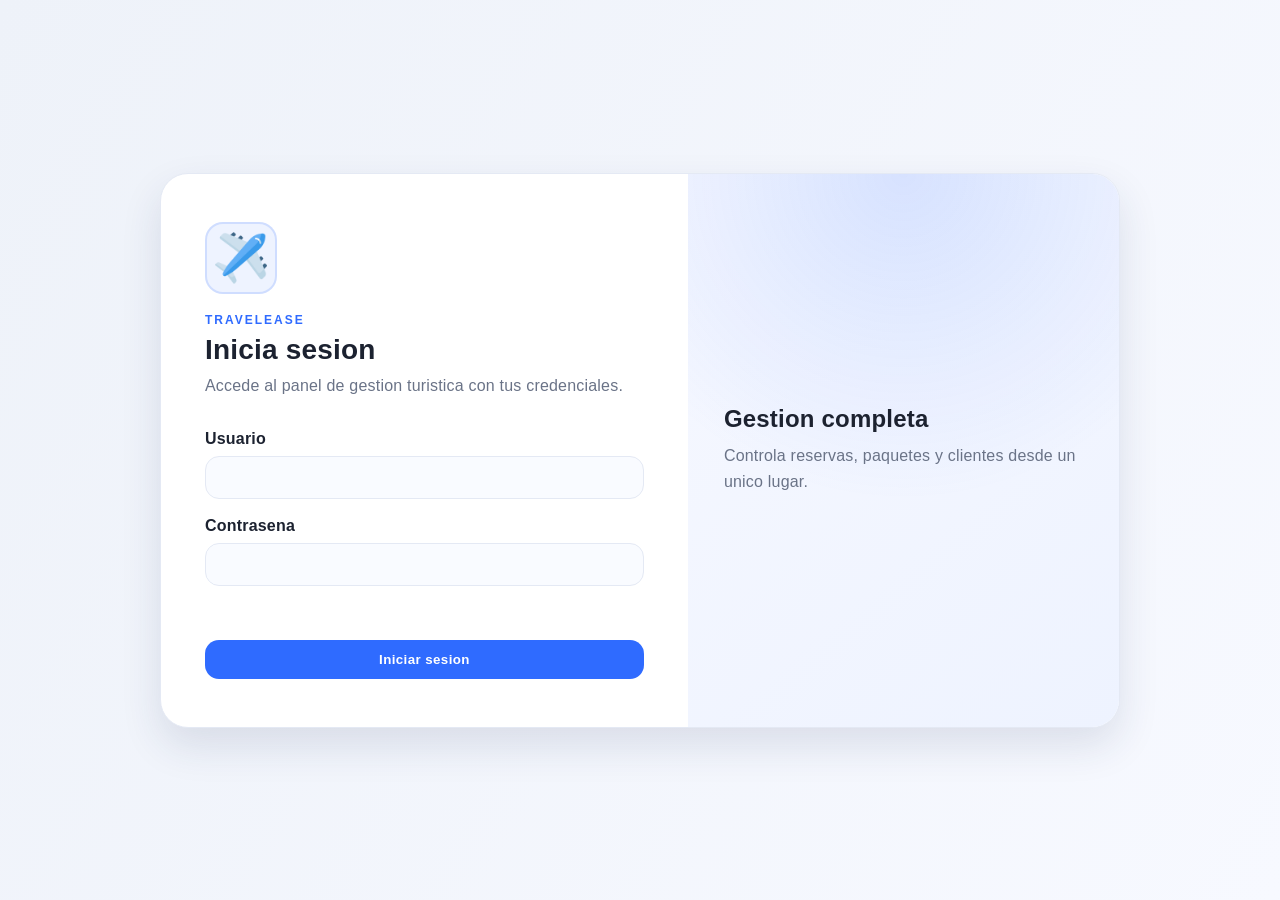
<file: frontend/index.html>
<!DOCTYPE html>
<html lang="es">

<head>
    <meta charset="UTF-8">
    <meta name="viewport" content="width=device-width, initial-scale=1.0">

    <title>TravelEase</title>

    <!-- CSS GLOBAL -->
    <link rel="stylesheet" href="css/global.css">
    <link rel="stylesheet" href="css/layout.css">
    <link rel="stylesheet" href="css/sidebar.css">
</head>

<body>

    <!-- SIDEBAR -->
    <aside class="sidebar">

        <div class="logo-container">
            <div class="logo-icon" aria-hidden="true">
                <img src="assets/images/plane.png" alt="" />
            </div>
            <div class="logo-text">
                <span class="logo-brand">TRAVELEASE</span>
                <span class="logo-title">Panel de control</span>
            </div>
        </div>

        <nav class="menu">

            <!-- <button class="menu-item" data-page="home">
                Inicio
            </button> -->

            <button class="menu-item" data-page="servicios">
                Servicios
            </button>

            <button class="menu-item" data-page="paquetes">
                Paquete turistico
            </button>

            <button class="menu-item" data-page="reservas">
                Reserva
            </button>

            <button class="menu-item" data-page="clientes">
                Cliente
            </button>
            <button class="menu-item" id="closeSesion">
                Cerrar Sesiòn
            </button>

        </nav>

    </aside>

    <!-- CONTENIDO PRINCIPAL -->
    <main class="main-content">

        <!-- TOPBAR -->
        <header class="topbar">

            <h1 id="page-title">
                Inicio
            </h1>

        </header>

        <!-- CONTENEDOR DINÁMICO -->
        <section id="app-content">

        </section>

    </main>

    <script src="./js/chart.js"></script>
       <!-- <script src="https://cdn.jsdelivr.net/npm/chart.js"></script> -->
    <script type="module" src="./js/app.js"></script>

</body>

</html>
</file>
<file: frontend/css/global.css>
* {
	box-sizing: border-box;
	margin: 0;
	padding: 0;
}

:root {
	--bg-start: #eef2f9;
	--bg-end: #f7f9ff;
	--primary: #2f6bff;
	--primary-dark: #2456cc;
	--text-main: #1c2230;
	--text-muted: #6a7387;
	--panel: #ffffff;
	--card: #ffffff;
	--border: #e4e9f4;
	--shadow: 0 18px 40px rgba(35, 53, 94, 0.12);
	--shadow-soft: 0 14px 28px rgba(35, 53, 94, 0.08);
}

body {
	min-height: 100vh;
	background: linear-gradient(120deg, var(--bg-start), var(--bg-end));
	color: var(--text-main);
	font-family: "Trebuchet MS", "Gill Sans", "Segoe UI", sans-serif;
	letter-spacing: 0.2px;
}

img {
	max-width: 100%;
	display: block;
}

button {
	font-family: inherit;
	border: none;
	background: none;
	cursor: pointer;
}
</file>
<file: frontend/css/layout.css>
body {
	display: flex;
	align-items: stretch;
}

.sidebar {
	width: 260px;
	min-height: 100vh;
}

.main-content {
	flex: 1;
	padding: 28px 32px 32px;
}

.topbar {
	display: flex;
	align-items: center;
	justify-content: space-between;
	margin-bottom: 18px;
}

#page-title {
	font-size: 22px;
	font-weight: 700;
	color: var(--text-main);
}
</file>
<file: frontend/css/sidebar.css>
.sidebar {
	padding: 28px 20px;
	background: var(--panel);
	border-right: 1px solid var(--border);
	box-shadow: 12px 0 30px rgba(32, 45, 78, 0.06);
}

.logo-container {
	display: flex;
	align-items: center;
	gap: 14px;
	margin-bottom: 32px;
}

.logo-icon {
	width: 56px;
	height: 56px;
	border-radius: 16px;
	padding: 6px;
	background: #eef3ff;
	box-shadow: inset 0 0 0 2px rgba(47, 107, 255, 0.15);
}

.logo-icon svg {
	width: 100%;
	height: 100%;
}

.logo-icon img {
	width: 100%;
	height: 100%;
	object-fit: contain;
	display: block;
}

.logo-text {
	display: flex;
	flex-direction: column;
	gap: 4px;
}

.logo-brand {
	font-size: 12px;
	font-weight: 700;
	letter-spacing: 1.8px;
	color: var(--primary);
}

.logo-title {
	font-size: 20px;
	font-weight: 700;
	color: var(--text-main);
}

.menu {
	display: flex;
	flex-direction: column;
	gap: 10px;
}

.menu-item {
	width: 100%;
	text-align: left;
	padding: 12px 16px;
	border-radius: 14px;
	color: var(--text-main);
	font-size: 15px;
	font-weight: 600;
	transition: background 0.2s ease, color 0.2s ease, box-shadow 0.2s ease;
}

.menu-item:hover {
	background: #eef3ff;
}

.menu-item.active {
	background: var(--primary);
	color: #ffffff;
	box-shadow: 0 12px 22px rgba(47, 107, 255, 0.3);
}
</file>
<file: frontend/css/login.css>
:root {
    --login-accent: #2f6bff;
    --login-accent-soft: rgba(47, 107, 255, 0.12);
    --login-card: #ffffff;
    --login-border: #e4e9f4;
}

body {
    min-height: 100vh;
    display: flex;
    align-items: center;
    justify-content: center;
    padding: 24px;
}

.login-shell {
    width: min(960px, 100%);
    min-height: 520px;
    background: var(--login-card);
    border-radius: 28px;
    display: grid;
    grid-template-columns: 1.1fr 0.9fr;
    overflow: hidden;
    box-shadow: var(--shadow);
    border: 1px solid var(--login-border);
}

.login-card {
    padding: 48px 44px;
    display: flex;
    flex-direction: column;
    gap: 32px;
}

.login-brand {
    display: grid;
    gap: 16px;
}

.login-icon {
    width: 72px;
    height: 72px;
    border-radius: 18px;
    background: #eef3ff;
    padding: 10px;
    box-shadow: inset 0 0 0 2px rgba(47, 107, 255, 0.16);
}

.login-icon img {
    width: 100%;
    height: 100%;
    object-fit: contain;
    display: block;
}

.login-brand-name {
    font-size: 12px;
    letter-spacing: 2px;
    font-weight: 700;
    color: var(--login-accent);
}

.login-text h1 {
    font-size: 28px;
    margin: 6px 0 8px;
}

.login-text p {
    color: var(--text-muted);
    line-height: 1.5;
}

.login-form {
    display: grid;
    gap: 18px;
}

.field {
    display: grid;
    gap: 8px;
    font-weight: 600;
    color: var(--text-main);
}

.field input {
    border: 1px solid var(--login-border);
    border-radius: 14px;
    padding: 12px 14px;
    font-size: 15px;
    background: #f9fbff;
    transition: border 0.2s ease, box-shadow 0.2s ease;
}

.field input:focus {
    outline: none;
    border-color: var(--login-accent);
    box-shadow: 0 0 0 3px var(--login-accent-soft);
}

.form-error {
    min-height: 18px;
    color: #d64545;
    font-size: 14px;
}

.login-button {
    background: var(--login-accent);
    color: #ffffff;
    padding: 12px 18px;
    border-radius: 14px;
    font-weight: 700;
    letter-spacing: 0.4px;
    transition: transform 0.2s ease, box-shadow 0.2s ease;
}

.login-button:hover {
    transform: translateY(-1px);
    box-shadow: 0 12px 24px rgba(47, 107, 255, 0.28);
}

.login-panel {
    background: radial-gradient(circle at top, rgba(47, 107, 255, 0.15), transparent 55%),
        linear-gradient(140deg, #f6f8ff, #eef3ff);
    padding: 48px 36px;
    display: flex;
    align-items: center;
    justify-content: center;
}

.panel-content {
    text-align: left;
}

.panel-content h2 {
    font-size: 24px;
    margin-bottom: 10px;
}

.panel-content p {
    color: var(--text-muted);
    line-height: 1.6;
}

@media (max-width: 840px) {
    .login-shell {
        grid-template-columns: 1fr;
    }

    .login-panel {
        display: none;
    }
}
</file>
